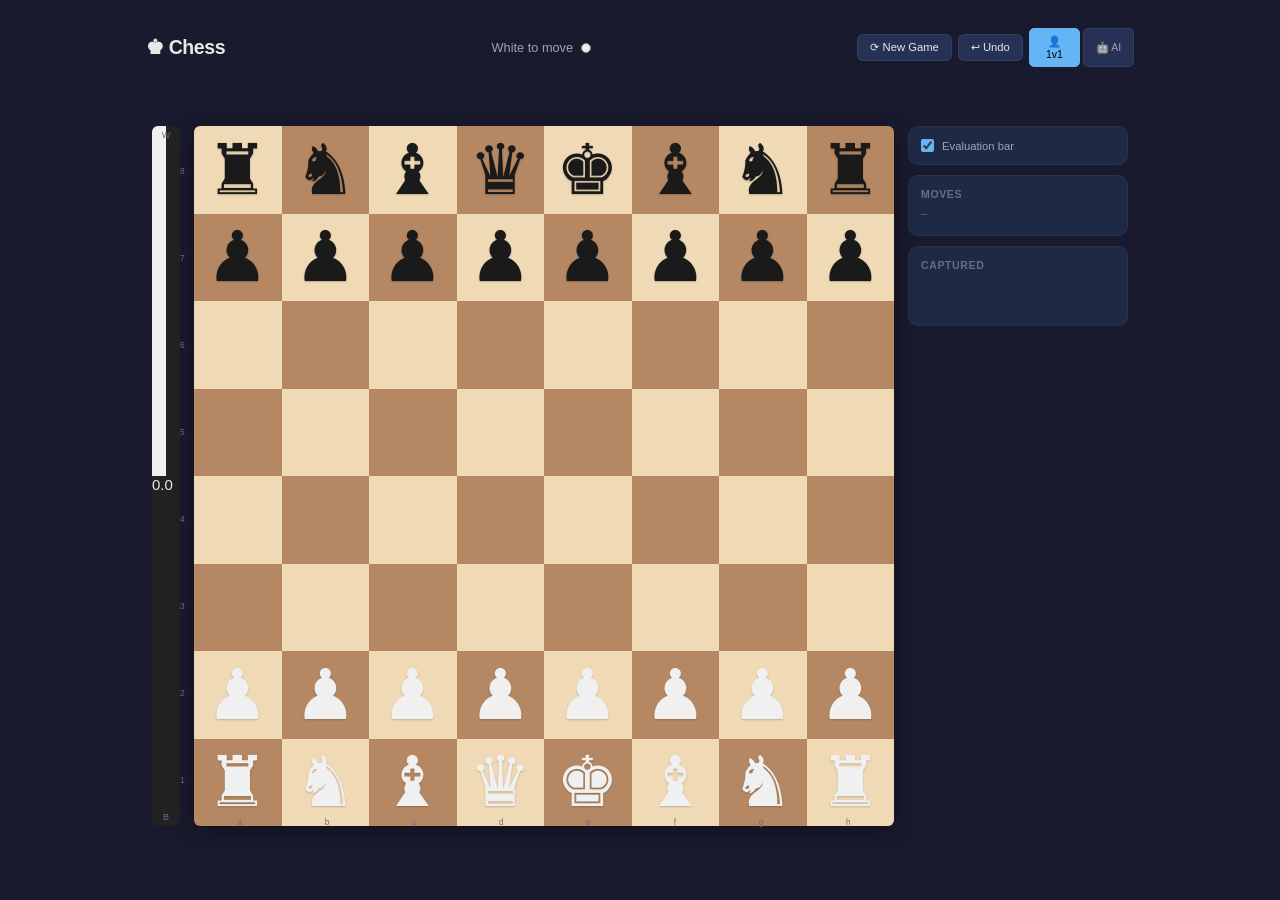
<file: index.html>
<!DOCTYPE html>
<html lang="fr">
<head>
  <meta charset="UTF-8">
  <meta name="viewport" content="width=device-width, initial-scale=1.0">
  <title>Chess Game</title>
  <link rel="stylesheet" href="css/style.css">
</head>
<body>
  <div class="app-container">

    <!-- Header -->
    <div class="header">
      <h1>♚ Chess</h1>
      <div class="turn-indicator">
        <span id="turn-label">White to move</span>
        <span class="turn-dot white" id="turn-dot"></span>
      </div>
      <div class="header-controls">
        <button id="btn-new-game" class="btn primary" title="New Game">⟳ New Game</button>
        <button id="btn-undo" class="btn" title="Undo">↩ Undo</button>
        <div class="mode-toggle">
          <button id="mode-1v1" class="active" title="Play against another player">👤 1v1</button>
          <button id="mode-ai" title="Play against AI">🤖 AI</button>
        </div>
        <div class="ai-thinking" id="ai-thinking">
          <div class="spinner"></div>
          <span>Thinking...</span>
        </div>
      </div>
    </div>

    <!-- Game status -->
    <div class="game-status" id="game-status"></div>

    <!-- Main row: eval bar + board + side panel -->
    <div class="main-row">

      <!-- Evaluation Bar -->
      <div class="eval-bar-container" id="eval-bar-container">
        <div class="eval-fill-white" id="eval-fill-white" style="height:50%;"></div>
        <div class="eval-fill-black" id="eval-fill-black" style="height:50%;"></div>
        <span class="eval-label white-label">W</span>
        <span class="eval-label black-label">B</span>
        <div class="eval-score-container" id="eval-score-container">
          <span class="eval-score" id="eval-score">0.0</span>
        </div>
      </div>

      <!-- Board -->
      <div class="board-container">
        <div class="board-wrapper" style="position:relative;">
          <div id="chess-board"></div>

          <!-- Best move arrow canvas overlay -->
          <canvas id="best-move-canvas" style="position:absolute;top:0;left:0;width:100%;height:100%;pointer-events:none;z-index:5;display:none;"></canvas>

          <!-- Promotion dialog -->
          <div class="promotion-overlay" id="promotion-overlay">
            <div class="promotion-dialog">
              <div class="promo-title">Promote pawn to:</div>
              <div class="promo-options" id="promo-options"></div>
            </div>
          </div>
        </div>

        <!-- Rank labels -->
        <div class="board-labels rank-labels" id="rank-labels">
          <span>8</span><span>7</span><span>6</span><span>5</span>
          <span>4</span><span>3</span><span>2</span><span>1</span>
        </div>

        <!-- File labels -->
        <div class="board-labels file-labels" id="file-labels">
          <span>a</span><span>b</span><span>c</span><span>d</span>
          <span>e</span><span>f</span><span>g</span><span>h</span>
        </div>
      </div>

      <!-- Side Panel -->
      <div class="side-panel">

        <!-- AI Difficulty -->
        <div class="panel-card" id="difficulty-card" style="display:none;">
          <h3>AI Difficulty</h3>
          <div class="difficulty-selector">
            <button data-depth="1">1</button>
            <button data-depth="2">2</button>
            <button data-depth="3" class="active">3</button>
            <button data-depth="4">4</button>
            <button data-depth="5">5</button>
          </div>
        </div>

        <!-- Evaluation Toggle -->
        <div class="panel-card">
          <div class="eval-toggle">
            <input type="checkbox" id="eval-toggle" checked>
            <label for="eval-toggle">Evaluation bar</label>
          </div>
        </div>

        <!-- Post-game Analysis -->
        <div class="panel-card" id="analysis-panel" style="display:none;">
          <h3>Analysis</h3>
          <div class="controls analysis-controls">
            <button id="btn-first" title="First move">⏮</button>
            <button id="btn-prev" title="Previous move">◀</button>
            <button id="btn-next" title="Next move">▶</button>
            <button id="btn-last" title="Last move">⏭</button>
          </div>
          <div class="analysis-buttons" style="margin-top:6px;display:flex;gap:4px;">
            <button id="btn-analyze" class="primary" style="flex:1;">Analyze</button>
            <button id="btn-exit-analysis" style="flex:1;">Exit</button>
          </div>
          <div class="keyboard-hint" style="font-size:0.6rem;color:var(--text-dim);margin-top:4px;text-align:center;">
            ← → arrows to navigate
          </div>
        </div>

        <!-- Move History -->
        <div class="panel-card">
          <h3>Moves</h3>
          <div class="move-history" id="move-history">
            <span class="move-placeholder" style="color:var(--text-dim);font-size:0.7rem;">Game not started</span>
          </div>
        </div>

        <!-- Captured Pieces -->
        <div class="panel-card">
          <h3>Captured</h3>
          <div class="captured-pieces" id="captured-white"></div>
          <div class="captured-pieces" id="captured-black"></div>
        </div>

      </div>
    </div>
  </div>

  <script src="js/chess.js"></script>
  <script src="js/evaluation.js"></script>
  <script src="js/ai.js"></script>
  <script src="js/app.js"></script>
</body>
</html>
</file>
<file: css/style.css>
/* ─── Reset & Base ───────────────────────────────────────────────── */
*, *::before, *::after { box-sizing: border-box; margin: 0; padding: 0; }

:root {
  --bg-primary: #1a1a2e;
  --bg-secondary: #16213e;
  --bg-card: #1e2a45;
  --bg-hover: #253255;
  --text-primary: #e8e8e8;
  --text-secondary: #a0a0b8;
  --text-dim: #6b6b85;
  --accent: #64b5f6;
  --accent-glow: rgba(100, 181, 246, 0.3);
  --green: #4caf50;
  --red: #f44336;
  --orange: #ff9800;
  --eval-bar-w: 28px;
  --board-max: min(80vw, 80vh, 700px);
  --light-square: #f0d9b5;
  --dark-square: #b58863;
  --light-square-hi: #f7ec77;
  --dark-square-hi: #e0d043;
  --last-move-light: #cdd26a;
  --last-move-dark: #aaa23a;
  --check-red: #ff4444;
  --border-radius: 10px;
  --transition-speed: 0.25s;
}

html { font-size: 15px; }

body {
  font-family: -apple-system, BlinkMacSystemFont, 'Segoe UI', Roboto, Oxygen, sans-serif;
  background: var(--bg-primary);
  color: var(--text-primary);
  min-height: 100vh;
  display: flex;
  justify-content: center;
  align-items: flex-start;
  padding: 20px 10px;
  -webkit-font-smoothing: antialiased;
}

/* ─── Layout ─────────────────────────────────────────────────────── */

.app-container {
  width: 100%;
  max-width: 1100px;
  display: flex;
  flex-direction: column;
  align-items: center;
  gap: 16px;
}

.header {
  width: 100%;
  max-width: calc(var(--board-max) + var(--eval-bar-w) + 240px + 28px);
  display: flex;
  justify-content: space-between;
  align-items: center;
  padding: 8px 4px;
  gap: 8px;
  flex-wrap: wrap;
}

.header h1 {
  font-size: 1.3rem;
  font-weight: 700;
  color: var(--text-primary);
  letter-spacing: -0.02em;
}

.header .turn-indicator {
  display: flex;
  align-items: center;
  gap: 8px;
  font-size: 0.85rem;
  color: var(--text-secondary);
}

.header-controls {
  display: flex;
  align-items: center;
  gap: 6px;
  flex-wrap: wrap;
}

.header-controls .btn {
  padding: 6px 12px;
  font-size: 0.75rem;
}

.header-controls .mode-toggle {
  display: flex;
  gap: 3px;
}

.header-controls .mode-toggle button {
  padding: 6px 10px;
  font-size: 0.7rem;
}

.turn-dot {
  width: 10px;
  height: 10px;
  border-radius: 50%;
  display: inline-block;
  transition: background var(--transition-speed);
}

.turn-dot.white { background: #f0f0f0; border: 1px solid #888; }
.turn-dot.black { background: #222; border: 1px solid #666; }

/* ─── Main row: eval bar + board + side panel ───────────────────── */

.main-row {
  display: flex;
  align-items: flex-start;
  gap: 14px;
  max-width: calc(var(--board-max) + var(--eval-bar-w) + 240px + 28px);
}

/* ─── Eval Column (desktop: bar + score stacked) ───────────────── */
.eval-column {
  display: flex;
  flex-direction: column;
  align-items: center;
  gap: 4px;
  flex-shrink: 0;
}

.eval-score-display {
  background: rgba(0,0,0,0.45);
  border-radius: 4px;
  padding: 2px 8px;
  text-align: center;
  line-height: 1.3;
  white-space: nowrap;
}

.eval-score-display .eval-score {
  font-size: 0.75rem;
  font-weight: 700;
  color: #e8e8e8;
  pointer-events: none;
}

/* When eval bar is hidden, also hide the score display */
.eval-column:has(.eval-bar-container.hidden) .eval-score-display {
  display: none;
}

/* ─── Evaluation Bar ─────────────────────────────────────────────── */

.eval-bar-container {
  width: var(--eval-bar-w);
  height: var(--board-max);
  background: #222;
  border-radius: 6px;
  position: relative;
  overflow: hidden;
  flex-shrink: 0;
  transition: opacity var(--transition-speed);
  display: flex;
  flex-direction: column;
}

.eval-bar-container.hidden {
  opacity: 0;
  width: 0;
  margin: 0;
  pointer-events: none;
}

/* White fill — grows from the top */
.eval-fill-white {
  position: absolute;
  top: 0;
  left: 0;
  right: 0;
  background: #f0f0f0;
  transition: height 0.35s cubic-bezier(0.4, 0, 0.2, 1);
  z-index: 1;
}

.eval-label {
  position: absolute;
  left: 50%;
  transform: translateX(-50%);
  font-size: 0.6rem;
  color: var(--text-dim);
  z-index: 4;
  pointer-events: none;
}

.eval-label.white-label { top: 4px; }
.eval-label.black-label { bottom: 4px; }

/* ─── Board ──────────────────────────────────────────────────────── */

.board-container {
  position: relative;
  flex-shrink: 0;
}

.board-wrapper {
  position: relative;
  width: var(--board-max);
  height: var(--board-max);
  border-radius: 6px;
  overflow: hidden;
  box-shadow: 0 4px 20px rgba(0,0,0,0.4);
}

#chess-board {
  display: grid;
  grid-template-columns: repeat(8, 1fr);
  grid-template-rows: repeat(8, 1fr);
  width: 100%;
  height: 100%;
}

.square {
  position: relative;
  display: flex;
  align-items: center;
  justify-content: center;
  cursor: pointer;
  user-select: none;
  font-size: calc(var(--board-max) / 10);
  transition: background-color 0.12s;
}

.square.light { background: var(--light-square); }
.square.dark { background: var(--dark-square); }

.square.last-move.light { background: var(--last-move-light); }
.square.last-move.dark { background: var(--last-move-dark); }

.square.check {
  background: radial-gradient(ellipse at center, var(--check-red) 0%, var(--check-red) 25%, transparent 70%) !important;
}

.square .legal-dot {
  position: absolute;
  width: 28%;
  height: 28%;
  border-radius: 50%;
  background: rgba(0,0,0,0.15);
  pointer-events: none;
}

.square .legal-capture-ring {
  position: absolute;
  width: 85%;
  height: 85%;
  border-radius: 50%;
  border: 5px solid rgba(0,0,0,0.15);
  pointer-events: none;
}

.square .piece {
  font-size: inherit;
  line-height: 1;
  pointer-events: none;
  text-shadow: 0 1px 2px rgba(0,0,0,0.2);
  z-index: 2;
  transition: transform 0.10s;
}

.square:hover .piece {
  transform: scale(1.04);
}

.piece-white { color: #f0f0f0; }
.piece-black { color: #1a1a1a; }

/* ─── Floating piece (slide animation) ────────────────────────────── */

.floating-piece {
  position: absolute;
  z-index: 20;
  pointer-events: none;
  transition: left 0.3s ease-in-out, top 0.3s ease-in-out;
  filter: drop-shadow(3px 3px 8px rgba(0,0,0,0.6));
  line-height: 1;
}

/* ─── Selected square animation ───────────────────────────────────── */

.square.selected.light {
  background: var(--light-square-hi);
  animation: pulse-select 0.4s ease-in-out;
}

.square.selected.dark {
  background: var(--dark-square-hi);
  animation: pulse-select 0.4s ease-in-out;
}

@keyframes pulse-select {
  0% { transform: scale(1); }
  50% { transform: scale(1.04); }
  100% { transform: scale(1); }
}

/* File/rank labels */
.board-labels {
  position: absolute;
  pointer-events: none;
  z-index: 3;
}

.file-labels {
  bottom: -1px;
  left: 0;
  right: 0;
  display: flex;
  justify-content: space-around;
  padding: 0 2px;
}

.rank-labels {
  top: 0;
  bottom: 0;
  left: -14px;
  display: flex;
  flex-direction: column;
  justify-content: space-around;
  padding: 2px 0;
}

.board-labels span {
  font-size: 0.55rem;
  color: var(--text-dim);
  font-weight: 500;
}

/* ─── Side Panel ─────────────────────────────────────────────────── */

.side-panel {
  width: 220px;
  flex-shrink: 0;
  display: flex;
  flex-direction: column;
  gap: 10px;
}

.panel-card {
  background: var(--bg-card);
  border-radius: var(--border-radius);
  padding: 12px;
  border: 1px solid rgba(255,255,255,0.04);
}

.panel-card h3 {
  font-size: 0.7rem;
  text-transform: uppercase;
  letter-spacing: 0.06em;
  color: var(--text-dim);
  margin-bottom: 6px;
}

/* ─── Controls ───────────────────────────────────────────────────── */

.controls {
  display: flex;
  flex-wrap: wrap;
  gap: 6px;
}

.controls button,
.btn {
  background: var(--bg-hover);
  color: var(--text-primary);
  border: 1px solid rgba(255,255,255,0.06);
  border-radius: 6px;
  padding: 7px 14px;
  font-size: 0.8rem;
  font-weight: 500;
  cursor: pointer;
  transition: all 0.15s;
  white-space: nowrap;
}

.controls button:hover,
.btn:hover {
  background: #334368;
  border-color: var(--accent);
}

.controls button:active,
.btn:active { transform: scale(0.96); }

.controls button.active {
  background: var(--accent);
  color: #000;
  border-color: var(--accent);
}

.controls button.primary {
  background: var(--accent);
  color: #000;
  border-color: var(--accent);
}

.controls button.danger {
  background: rgba(244, 67, 54, 0.2);
  border-color: rgba(244, 67, 54, 0.3);
  color: var(--red);
}

.controls button.danger:hover {
  background: rgba(244, 67, 54, 0.35);
}

/* ─── Game status ────────────────────────────────────────────────── */

.game-status {
  font-size: 0.85rem;
  font-weight: 600;
  text-align: center;
  padding: 6px 0;
  min-height: 1.5em;
}

.game-status.check {
  color: var(--orange);
}

.game-status.checkmate,
.game-status.win {
  color: var(--green);
}

.game-status.loss {
  color: var(--red);
}

.game-status.draw {
  color: var(--text-secondary);
}

/* ─── Move History ───────────────────────────────────────────────── */

.move-history {
  max-height: 140px;
  overflow-y: auto;
  font-family: 'SF Mono', 'Fira Code', 'Consolas', monospace;
  font-size: 0.75rem;
  line-height: 1.5;
}

.move-history::-webkit-scrollbar {
  width: 3px;
}
.move-history::-webkit-scrollbar-track {
  background: transparent;
}
.move-history::-webkit-scrollbar-thumb {
  background: var(--text-dim);
  border-radius: 3px;
}

.move-history .move-number {
  color: var(--text-dim);
  margin-right: 4px;
}

.move-history .move-pair {
  display: inline;
  margin-right: 6px;
  color: var(--text-primary);
}

.move-history .move-pair.last {
  color: var(--accent);
  font-weight: 600;
}

/* Clickable move pair in analysis mode */
.move-history .move-pair.current {
  background: rgba(100, 181, 246, 0.2);
  border-radius: 3px;
  padding: 0 2px;
}

/* ─── Analysis Panel ─────────────────────────────────────────────── */

.analysis-controls {
  display: flex;
  gap: 4px;
}

.analysis-controls button {
  flex: 1;
  background: var(--bg-hover);
  color: var(--text-primary);
  border: 1px solid rgba(255,255,255,0.06);
  border-radius: 6px;
  padding: 6px 4px;
  font-size: 0.85rem;
  cursor: pointer;
  transition: all 0.15s;
  text-align: center;
}

.analysis-controls button:hover:not(:disabled) {
  background: #334368;
  border-color: var(--accent);
}

.analysis-controls button:disabled {
  opacity: 0.35;
  cursor: default;
}

.analysis-controls button:active:not(:disabled) {
  transform: scale(0.96);
}

/* ─── Buttons disabled state ─────────────────────────────────────── */
.mode-toggle button:disabled,
.controls button:disabled {
  opacity: 0.4;
  cursor: default;
}

/* ─── Captured pieces ────────────────────────────────────────────── */

.captured-pieces {
  display: flex;
  flex-wrap: wrap;
  gap: 1px;
  font-size: 1rem;
  line-height: 1;
  min-height: 1.2em;
}

.captured-pieces .captured {
  opacity: 0.7;
}

.captured-value {
  font-size: 0.65rem;
  color: var(--text-dim);
  margin-left: 4px;
}

/* ─── AI Difficulty ──────────────────────────────────────────────── */

.difficulty-selector {
  display: flex;
  gap: 4px;
}

.difficulty-selector button {
  flex: 1;
  padding: 5px 0;
  font-size: 0.7rem;
  text-align: center;
  border: 1px solid rgba(255,255,255,0.06);
  background: var(--bg-hover);
  color: var(--text-secondary);
  border-radius: 5px;
  cursor: pointer;
  transition: all 0.15s;
}

.difficulty-selector button:hover {
  border-color: var(--accent);
}

.difficulty-selector button.active {
  background: var(--accent);
  color: #000;
  border-color: var(--accent);
}

/* ─── Mode toggle ────────────────────────────────────────────────── */

.mode-toggle {
  display: flex;
  gap: 4px;
}

.mode-toggle button {
  flex: 1;
  padding: 6px 0;
  font-size: 0.75rem;
  border: 1px solid rgba(255,255,255,0.06);
  background: var(--bg-hover);
  color: var(--text-secondary);
  border-radius: 5px;
  cursor: pointer;
  transition: all 0.15s;
}

.mode-toggle button.active {
  background: var(--accent);
  color: #000;
  border-color: var(--accent);
}

/* ─── Eval bar toggle ────────────────────────────────────────────── */

.eval-toggle {
  display: flex;
  align-items: center;
  gap: 8px;
  font-size: 0.75rem;
  color: var(--text-secondary);
  cursor: pointer;
}

.eval-toggle input[type="checkbox"] {
  accent-color: var(--accent);
  cursor: pointer;
}

/* ─── Promotion Dialog ───────────────────────────────────────────── */

.promotion-overlay {
  position: absolute;
  top: 0; left: 0; right: 0; bottom: 0;
  background: rgba(0,0,0,0.65);
  backdrop-filter: blur(4px);
  display: none;
  align-items: center;
  justify-content: center;
  z-index: 10;
  border-radius: 6px;
}

.promotion-overlay.active {
  display: flex;
}

.promotion-dialog {
  background: var(--bg-card);
  border: 1px solid rgba(255,255,255,0.08);
  border-radius: 14px;
  padding: 18px 22px;
  display: flex;
  flex-direction: column;
  gap: 10px;
  box-shadow: 0 12px 40px rgba(0,0,0,0.7);
  align-items: center;
}

.promotion-dialog .promo-title {
  font-size: 0.8rem;
  font-weight: 600;
  color: var(--text-secondary);
  letter-spacing: 0.03em;
}

.promotion-dialog .promo-options {
  display: flex;
  gap: 8px;
}

.promotion-dialog .promo-btn {
  width: 54px;
  height: 54px;
  font-size: 2.2rem;
  display: flex;
  align-items: center;
  justify-content: center;
  background: var(--bg-hover);
  border: 2px solid rgba(255,255,255,0.06);
  border-radius: 10px;
  cursor: pointer;
  transition: all 0.15s;
  line-height: 1;
}

.promotion-dialog .promo-btn:hover {
  background: #334368;
  border-color: var(--accent);
  transform: scale(1.1);
  box-shadow: 0 0 16px var(--accent-glow);
}

.promotion-dialog .promo-btn:active {
  transform: scale(0.95);
}

/* ─── AI Thinking Indicator ──────────────────────────────────────── */

.ai-thinking {
  display: none;
  align-items: center;
  gap: 6px;
  font-size: 0.75rem;
  color: var(--accent);
  padding: 4px 0;
}

.ai-thinking.active { display: flex; }

.ai-thinking .spinner {
  width: 12px;
  height: 12px;
  border: 2px solid var(--accent-glow);
  border-top-color: var(--accent);
  border-radius: 50%;
  animation: spin 0.8s linear infinite;
}

@keyframes spin {
  to { transform: rotate(360deg); }
}

/* ─── Responsive ─────────────────────────────────────────────────── */

@media (max-width: 780px) {
  body {
    padding: 10px 6px;
    align-items: flex-start;
  }

  .app-container {
    gap: 10px;
  }

  .header {
    max-width: 100%;
    flex-wrap: wrap;
    justify-content: center;
    gap: 6px;
  }

  .main-row {
    flex-direction: column;
    align-items: center;
    max-width: 100%;
  }

  .eval-bar-container {
    width: 100%;
    max-width: var(--board-max);
    height: 18px;
    flex-direction: row;
    border-radius: 4px;
  }

  .eval-column {
    width: 100%;
    max-width: var(--board-max);
    flex-direction: row;
    gap: 6px;
    align-items: center;
  }

  .eval-score-display {
    flex-shrink: 0;
  }

  .eval-fill-white {
    bottom: 0;
    left: 0;
    right: auto;
    top: 0;
    height: 100% !important;
    transition: width 0.35s ease;
  }

  .eval-label.white-label { left: 4px; top: 50%; transform: translateY(-50%); }
  .eval-label.black-label { right: 4px; top: 50%; left: auto; transform: translateY(-50%); }

  .side-panel {
    width: 100%;
    max-width: var(--board-max);
  }

  .board-labels { display: none; }
}

@media (max-width: 480px) {
  :root {
    --board-max: min(94vw, 400px);
  }
  body { padding: 6px 3px; }
  .header h1 { font-size: 1rem; }
  .header .turn-indicator { font-size: 0.75rem; }
  .square { font-size: calc(var(--board-max) / 11); }
  .controls button, .btn { padding: 6px 10px; font-size: 0.72rem; }
  .panel-card { padding: 10px; }
}
</file>
